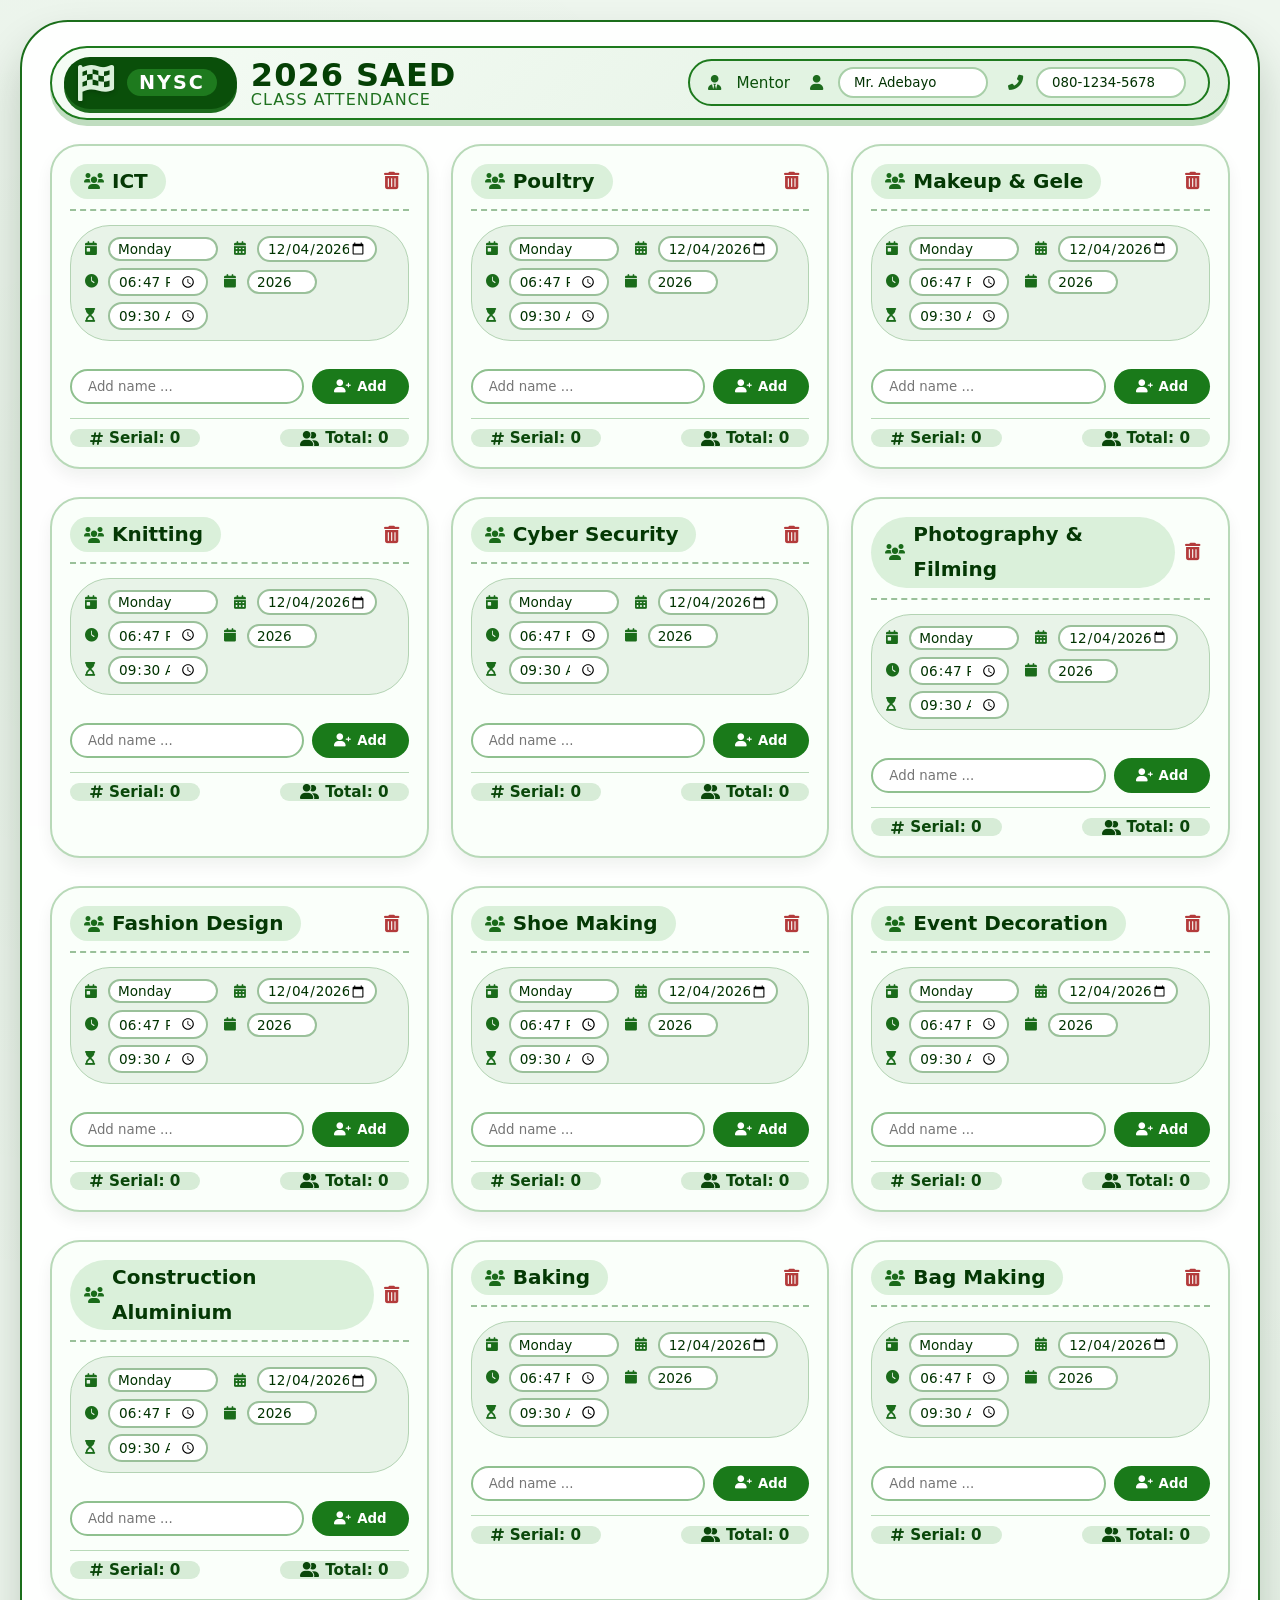
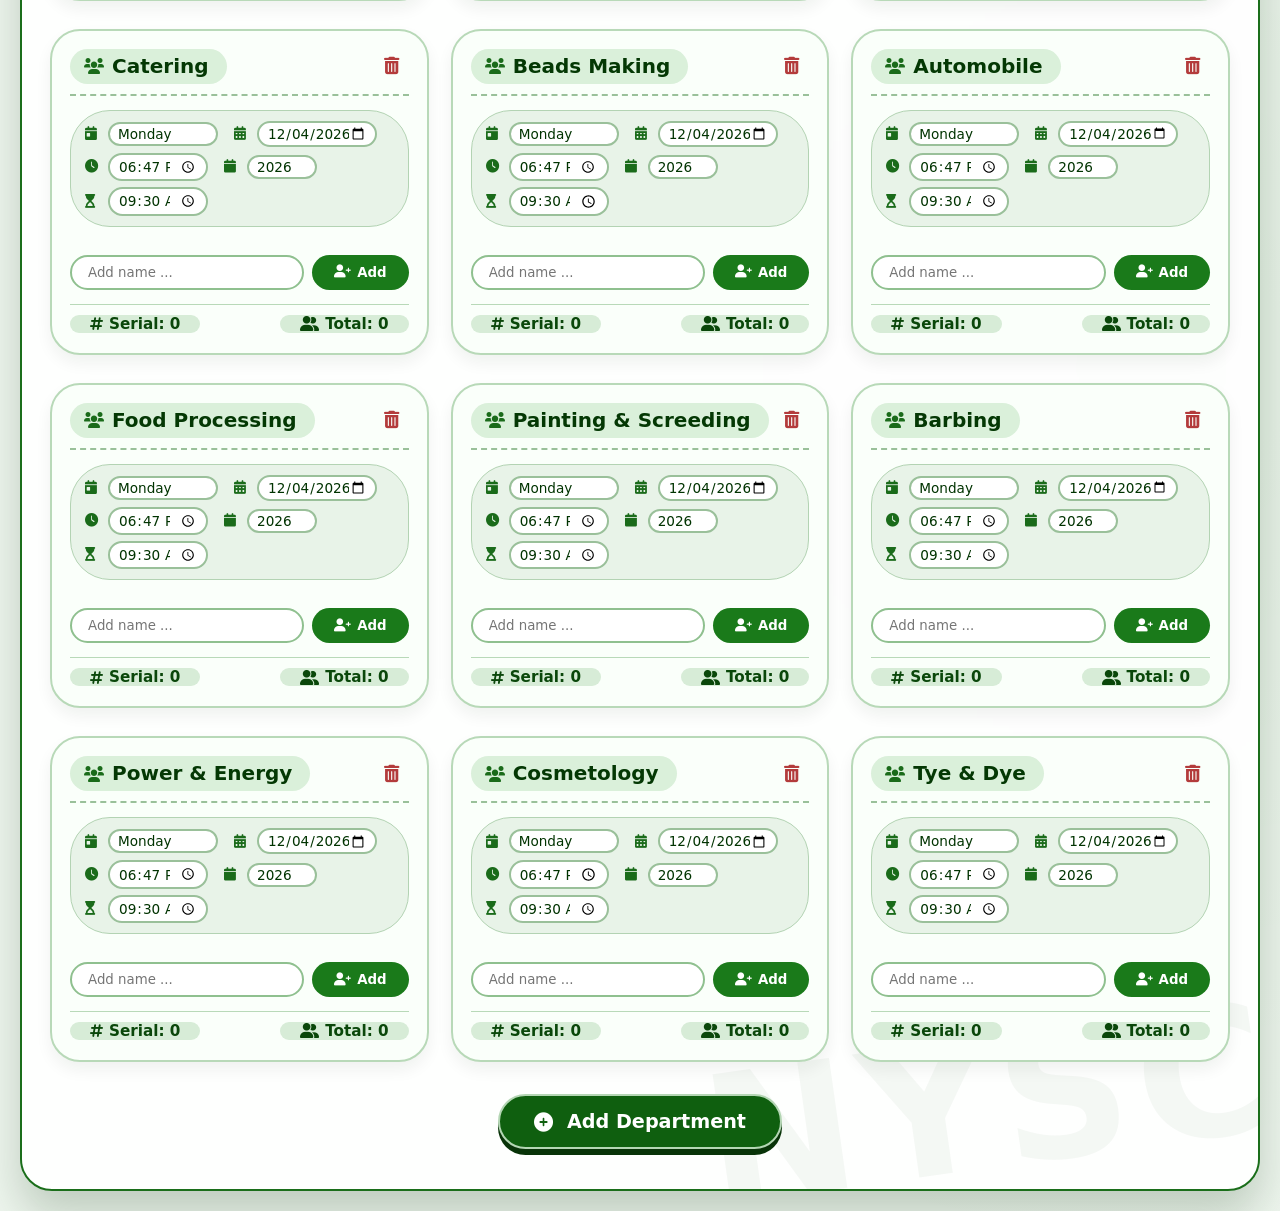
<file: index.html>
<!DOCTYPE html>
<html lang="en">
<head>
  <meta charset="UTF-8">
  <meta name="viewport" content="width=device-width, initial-scale=1.0, maximum-scale=1.5">
  <title>NYSC 2026 SAED Attendance</title>
  <!-- Font Awesome 6 (free) -->
  <link rel="stylesheet" href="https://cdnjs.cloudflare.com/ajax/libs/font-awesome/6.0.0-beta3/css/all.min.css">
  <style>
    * {
      margin: 0;
      padding: 0;
      box-sizing: border-box;
      font-family: 'Segoe UI', Roboto, system-ui, sans-serif;
    }

    body {
      background: #eef6ee;
      min-height: 100vh;
      padding: 20px;
      display: flex;
      justify-content: center;
      background-image: radial-gradient(circle at 10% 20%, rgba(0,80,0,0.03) 0%, transparent 30%),
                        radial-gradient(circle at 90% 70%, rgba(0,100,0,0.04) 0%, transparent 40%);
    }

    .app-wrapper {
      max-width: 1500px;
      width: 100%;
      background: rgba(255, 255, 255, 0.93);
      backdrop-filter: blur(3px);
      border-radius: 48px 48px 32px 32px;
      padding: 24px 28px 32px;
      box-shadow: 0 25px 45px rgba(0, 40, 0, 0.2);
      border: 2px solid #1a6e1a;
      position: relative;
      overflow: hidden;
    }

    /* watermark-like logo background */
    .app-wrapper::before {
      content: "NYSC";
      position: absolute;
      right: -20px;
      bottom: -20px;
      font-size: 180px;
      font-weight: 800;
      color: rgba(0, 80, 0, 0.04);
      pointer-events: none;
      transform: rotate(-8deg);
      letter-spacing: 8px;
      z-index: 0;
    }

    /* header with logo + title */
    .header {
      display: flex;
      flex-wrap: wrap;
      align-items: center;
      justify-content: space-between;
      gap: 18px;
      background: linear-gradient(135deg, #f5fcf5, #e2f0e2);
      border-radius: 80px;
      padding: 8px 18px 8px 12px;
      border: 2px solid #1d7a1d;
      margin-bottom: 24px;
      position: relative;
      z-index: 2;
      box-shadow: 0 6px 0 #c0ddc0;
    }

    .logo-group {
      display: flex;
      align-items: center;
      gap: 14px;
    }

    .nysc-logo-box {
      background: #0a4f0a;
      border-radius: 60px;
      padding: 8px 20px 8px 12px;
      display: flex;
      align-items: center;
      gap: 10px;
      box-shadow: 0 4px 0 #1d6b1d;
    }

    .nysc-logo-box i {
      font-size: 36px;
      color: #d9f0d9;
      filter: drop-shadow(0 2px 2px rgba(0,0,0,0.2));
    }

    .nysc-logo-box span {
      font-weight: 800;
      color: white;
      letter-spacing: 2px;
      font-size: 1.2rem;
      background: #1e7a1e;
      padding: 2px 12px;
      border-radius: 40px;
    }

    h1 {
      color: #054005;
      font-size: 2rem;
      font-weight: 700;
      letter-spacing: 1px;
      line-height: 1.2;
    }

    h1 small {
      font-size: 1rem;
      font-weight: 500;
      color: #1f711f;
      display: block;
      margin-top: -4px;
    }

    .mentor-area {
      background: #e2f3e2;
      padding: 6px 22px 6px 18px;
      border-radius: 60px;
      display: flex;
      flex-wrap: wrap;
      align-items: center;
      gap: 20px;
      border: 2px solid #1e7a1e;
    }

    .mentor-item {
      display: flex;
      align-items: center;
      gap: 8px;
      color: #0a4f0a;
      font-weight: 500;
      font-size: 0.95rem;
    }

    .mentor-item i {
      color: #1d6b1d;
      width: 20px;
    }

    .mentor-item input {
      border: none;
      background: white;
      padding: 6px 14px;
      border-radius: 40px;
      border: 2px solid #a8cfa8;
      font-weight: 500;
      width: 150px;
      color: #023102;
      transition: 0.1s;
    }

    .mentor-item input:focus {
      outline: 2px solid #1f7a1f;
      border-color: transparent;
    }

    /* department grid */
    .dept-grid {
      display: grid;
      grid-template-columns: repeat(auto-fill, minmax(340px, 1fr));
      gap: 28px 22px;
      margin-top: 12px;
      position: relative;
      z-index: 2;
    }

    .dept-card {
      background: #fafffa;
      border-radius: 30px;
      padding: 18px 18px 20px;
      box-shadow: 0 8px 16px rgba(0, 40, 0, 0.06);
      border: 2px solid #b8d9b8;
      transition: 0.15s;
      backdrop-filter: blur(2px);
    }

    .dept-card:hover {
      border-color: #2b8c2b;
      box-shadow: 0 12px 20px rgba(0, 70, 0, 0.08);
    }

    .dept-header {
      display: flex;
      justify-content: space-between;
      align-items: center;
      border-bottom: 2px dashed #9ac09a;
      padding-bottom: 10px;
      margin-bottom: 14px;
    }

    .dept-name {
      font-size: 1.25rem;
      font-weight: 700;
      color: #043804;
      background: #daf0da;
      padding: 0 18px 0 14px;
      border-radius: 50px;
      line-height: 2.2rem;
      display: inline-flex;
      align-items: center;
      gap: 8px;
    }

    .dept-name i {
      color: #1a6b1a;
      font-size: 1rem;
    }

    .dept-actions button {
      background: none;
      border: none;
      font-size: 1.1rem;
      color: #1b6b1b;
      cursor: pointer;
      padding: 6px 10px;
      border-radius: 30px;
      transition: 0.1s;
    }

    .dept-actions button:hover {
      background: #cde6cd;
    }

    .dept-actions .delete-dept {
      color: #b33b3b;
    }
    .dept-actions .delete-dept:hover {
      background: #fcdada;
      color: #a00;
    }

    .attendance-meta {
      background: #e8f3e8;
      border-radius: 40px;
      padding: 10px 14px;
      display: flex;
      flex-wrap: wrap;
      align-items: center;
      gap: 6px 16px;
      font-size: 0.85rem;
      font-weight: 500;
      color: #144014;
      margin-bottom: 16px;
      border: 1px solid #b3d3b3;
    }

    .meta-item {
      display: flex;
      align-items: center;
      gap: 5px;
    }

    .meta-item i {
      color: #1a6b1a;
      width: 18px;
    }

    .meta-item input, .meta-item select {
      border: 2px solid #9ac09a;
      background: white;
      padding: 2px 8px;
      border-radius: 30px;
      font-weight: 500;
      color: #003300;
      max-width: 110px;
      font-size: 0.85rem;
    }

    .meta-item input[type="time"] { max-width: 100px; }
    .meta-item input[type="date"] { max-width: 120px; }

    .participant-list {
      list-style: none;
      margin: 10px 0 8px;
      max-height: 180px;
      overflow-y: auto;
      padding-right: 4px;
    }

    .participant-list li {
      display: flex;
      justify-content: space-between;
      align-items: center;
      background: white;
      padding: 6px 12px 6px 18px;
      margin-bottom: 5px;
      border-radius: 40px;
      border-left: 6px solid #2d7a2d;
      box-shadow: 0 2px 6px rgba(0, 40, 0, 0.04);
      font-size: 0.95rem;
    }

    .participant-list .snum {
      font-weight: 600;
      color: #1b5e1b;
      margin-right: 10px;
      min-width: 28px;
    }

    .participant-list .pname {
      flex: 1;
      color: #023102;
      font-weight: 500;
    }

    .participant-list .del-btn {
      background: none;
      border: none;
      color: #b34747;
      cursor: pointer;
      font-size: 1rem;
      padding: 0 6px;
    }

    .participant-list .del-btn:hover {
      color: #7a1f1f;
      transform: scale(1.15);
    }

    .add-participant {
      display: flex;
      gap: 8px;
      margin: 12px 0 6px;
    }

    .add-participant input {
      flex: 1;
      border: 2px solid #8fc08f;
      border-radius: 40px;
      padding: 8px 16px;
      font-weight: 500;
      background: white;
    }

    .add-participant input:focus {
      border-color: #1b731b;
      outline: none;
    }

    .add-participant button {
      background: #1a7a1a;
      border: none;
      border-radius: 40px;
      padding: 0 22px;
      color: white;
      font-weight: 700;
      cursor: pointer;
      transition: 0.1s;
      display: flex;
      align-items: center;
      gap: 6px;
      white-space: nowrap;
    }

    .add-participant button:hover {
      background: #0d5f0d;
      transform: scale(0.97);
    }

    .dept-total {
      margin-top: 14px;
      font-weight: 600;
      color: #0a470a;
      border-top: 1px solid #b8d9b8;
      padding-top: 10px;
      display: flex;
      justify-content: space-between;
      font-size: 0.95rem;
    }

    .dept-total span {
      background: #d7ecd7;
      padding: 0 20px;
      border-radius: 40px;
      display: inline-flex;
      align-items: center;
      gap: 6px;
    }

    .add-dept-btn {
      background: #0f5f0f;
      border: none;
      color: white;
      font-size: 1.2rem;
      padding: 14px 34px;
      border-radius: 80px;
      display: inline-flex;
      align-items: center;
      gap: 14px;
      margin: 20px auto 8px;
      cursor: pointer;
      font-weight: 600;
      box-shadow: 0 6px 0 #083308;
      transition: 0.07s linear;
      border: 2px solid #b4d6b4;
    }

    .add-dept-btn:active {
      transform: translateY(4px);
      box-shadow: 0 2px 0 #083308;
    }

    .footer-actions {
      display: flex;
      justify-content: center;
      margin-top: 12px;
      position: relative;
      z-index: 2;
    }

    ::-webkit-scrollbar { width: 6px; }
    ::-webkit-scrollbar-track { background: #daeeda; border-radius: 10px; }
    ::-webkit-scrollbar-thumb { background: #2b7a2b; border-radius: 10px; }

    @media (max-width: 750px) {
      .header { flex-direction: column; align-items: stretch; }
      .mentor-area { flex-direction: column; align-items: stretch; }
      .mentor-item input { width: 100%; }
      .dept-grid { grid-template-columns: 1fr; }
    }
  </style>
</head>
<body>
<div class="app-wrapper" id="appWrapper">
  <!-- header -->
  <div class="header">
    <div class="logo-group">
      <div class="nysc-logo-box">
        <i class="fas fa-flag-checkered"></i>
        <span>NYSC</span>
      </div>
      <h1>2026 SAED <small>CLASS ATTENDANCE</small></h1>
    </div>
    <div class="mentor-area">
      <div class="mentor-item"><i class="fas fa-user-tie"></i> Mentor</div>
      <div class="mentor-item"><i class="fas fa-user"></i> <input type="text" id="mentorName" placeholder="Full name" value="Mr. Adebayo"></div>
      <div class="mentor-item"><i class="fas fa-phone-alt"></i> <input type="text" id="mentorPhone" placeholder="Phone" value="080-1234-5678"></div>
    </div>
  </div>

  <!-- department grid -->
  <div id="deptGrid" class="dept-grid"></div>

  <!-- add department button -->
  <div class="footer-actions">
    <button class="add-dept-btn" id="addDeptBtn"><i class="fas fa-plus-circle"></i> Add Department</button>
  </div>
</div>

<script>
  (function() {
    // ----- initial departments (exactly as specified) -----
    const deptNames = [
      'ICT', 'Poultry', 'Makeup & Gele', 'Knitting', 'Cyber Security',
      'Photography & Filming', 'Fashion Design', 'Shoe Making', 'Event Decoration',
      'Construction Aluminium', 'Baking', 'Bag Making', 'Catering', 'Beads Making',
      'Automobile', 'Food Processing', 'Painting & Screeding', 'Barbing',
      'Power & Energy', 'Cosmetology', 'Tye & Dye'
    ];

    let departments = [];

    function uid() { return Date.now() + '-' + Math.random().toString(36).substr(2, 8); }

    function defaultMeta() {
      const now = new Date();
      const dateStr = now.toISOString().slice(0,10);
      const timeStr = now.toTimeString().slice(0,5);
      return {
        day: 'Monday',
        date: dateStr,
        time: timeStr,
        year: now.getFullYear().toString(),
        classTime: '09:30'
      };
    }

    function createDepartment(name) {
      const meta = defaultMeta();
      return {
        id: uid(),
        name: name,
        participants: [],
        meta: meta
      };
    }

    // populate initial departments
    deptNames.forEach(d => departments.push(createDepartment(d)));

    const grid = document.getElementById('deptGrid');

    // ---------- render ----------
    function render() {
      grid.innerHTML = '';
      departments.forEach((dept) => {
        const card = document.createElement('div');
        card.className = 'dept-card';
        card.dataset.id = dept.id;

        // header
        const header = document.createElement('div');
        header.className = 'dept-header';
        header.innerHTML = `
          <span class="dept-name"><i class="fas fa-users"></i> ${dept.name}</span>
          <div class="dept-actions">
            <button class="delete-dept" data-id="${dept.id}" title="Delete department"><i class="fas fa-trash-alt"></i></button>
          </div>
        `;
        card.appendChild(header);

        // meta fields
        const metaDiv = document.createElement('div');
        metaDiv.className = 'attendance-meta';
        metaDiv.innerHTML = `
          <span class="meta-item"><i class="fas fa-calendar-day"></i> <input type="text" class="meta-day" value="${dept.meta.day}" placeholder="Day"></span>
          <span class="meta-item"><i class="fas fa-calendar-alt"></i> <input type="date" class="meta-date" value="${dept.meta.date}"></span>
          <span class="meta-item"><i class="fas fa-clock"></i> <input type="time" class="meta-time" value="${dept.meta.time}"></span>
          <span class="meta-item"><i class="fas fa-calendar"></i> <input type="number" class="meta-year" value="${dept.meta.year}" min="2020" max="2030" style="max-width:70px;"></span>
          <span class="meta-item"><i class="fas fa-hourglass-start"></i> <input type="time" class="meta-classtime" value="${dept.meta.classTime}"></span>
        `;
        card.appendChild(metaDiv);

        // participant list
        const list = document.createElement('ul');
        list.className = 'participant-list';
        list.id = `list-${dept.id}`;
        dept.participants.forEach((p, i) => {
          const li = document.createElement('li');
          li.innerHTML = `
            <span class="snum">${i+1}</span>
            <span class="pname">${p}</span>
            <button class="del-btn" data-id="${dept.id}" data-index="${i}"><i class="fas fa-user-minus"></i></button>
          `;
          list.appendChild(li);
        });
        card.appendChild(list);

        // add participant
        const addDiv = document.createElement('div');
        addDiv.className = 'add-participant';
        addDiv.innerHTML = `
          <input type="text" placeholder="Add name ..." class="add-input" data-id="${dept.id}">
          <button class="add-btn" data-id="${dept.id}"><i class="fas fa-user-plus"></i> Add</button>
        `;
        card.appendChild(addDiv);

        // total + serial
        const totalDiv = document.createElement('div');
        totalDiv.className = 'dept-total';
        const count = dept.participants.length;
        totalDiv.innerHTML = `
          <span><i class="fas fa-hashtag"></i> Serial: ${count}</span>
          <span><i class="fas fa-user-friends"></i> Total: ${count}</span>
        `;
        card.appendChild(totalDiv);

        grid.appendChild(card);
      });

      attachEvents();
    }

    // ---------- event binding ----------
    function attachEvents() {
      // delete department
      document.querySelectorAll('.delete-dept').forEach(btn => {
        btn.onclick = function(e) {
          e.stopPropagation();
          const id = this.dataset.id;
          const dept = departments.find(d => d.id === id);
          if (!dept) return;
          if (confirm(`Delete department "${dept.name}" ?`)) {
            departments = departments.filter(d => d.id !== id);
            render();
          }
        };
      });

      // add participant
      document.querySelectorAll('.add-btn').forEach(btn => {
        btn.onclick = function() {
          const id = this.dataset.id;
          const input = document.querySelector(`.add-input[data-id="${id}"]`);
          const name = input.value.trim();
          if (name === '') return alert('Please enter a name');
          const dept = departments.find(d => d.id === id);
          if (dept) {
            dept.participants.push(name);
            render();
          }
        };
      });

      // delete participant
      document.querySelectorAll('.del-btn').forEach(btn => {
        btn.onclick = function() {
          const id = this.dataset.id;
          const index = parseInt(this.dataset.index);
          const dept = departments.find(d => d.id === id);
          if (dept) {
            dept.participants.splice(index, 1);
            render();
          }
        };
      });

      // meta updates (on change)
      document.querySelectorAll('.meta-day, .meta-date, .meta-time, .meta-year, .meta-classtime').forEach(el => {
        el.onchange = function() {
          const card = this.closest('.dept-card');
          if (!card) return;
          const id = card.dataset.id;
          const dept = departments.find(d => d.id === id);
          if (!dept) return;
          if (this.classList.contains('meta-day')) dept.meta.day = this.value;
          else if (this.classList.contains('meta-date')) dept.meta.date = this.value;
          else if (this.classList.contains('meta-time')) dept.meta.time = this.value;
          else if (this.classList.contains('meta-year')) dept.meta.year = this.value;
          else if (this.classList.contains('meta-classtime')) dept.meta.classTime = this.value;
        };
      });

      // enter key on add input
      document.querySelectorAll('.add-input').forEach(inp => {
        inp.onkeypress = function(e) {
          if (e.key === 'Enter') {
            const btn = this.parentElement.querySelector('.add-btn');
            if (btn) btn.click();
          }
        };
      });
    }

    // add new department
    document.getElementById('addDeptBtn').addEventListener('click', function() {
      let name = prompt('Enter new department name:');
      if (name && name.trim() !== '') {
        departments.push(createDepartment(name.trim()));
        render();
      } else if (name !== null) {
        alert('Name cannot be empty');
      }
    });

    // initial render
    render();

    // mentor fields are just UI (already pre-filled)
    // if you want to store/retrieve from localStorage, can be added, but not required.
  })();
</script>
</body>
</html>
</file>
